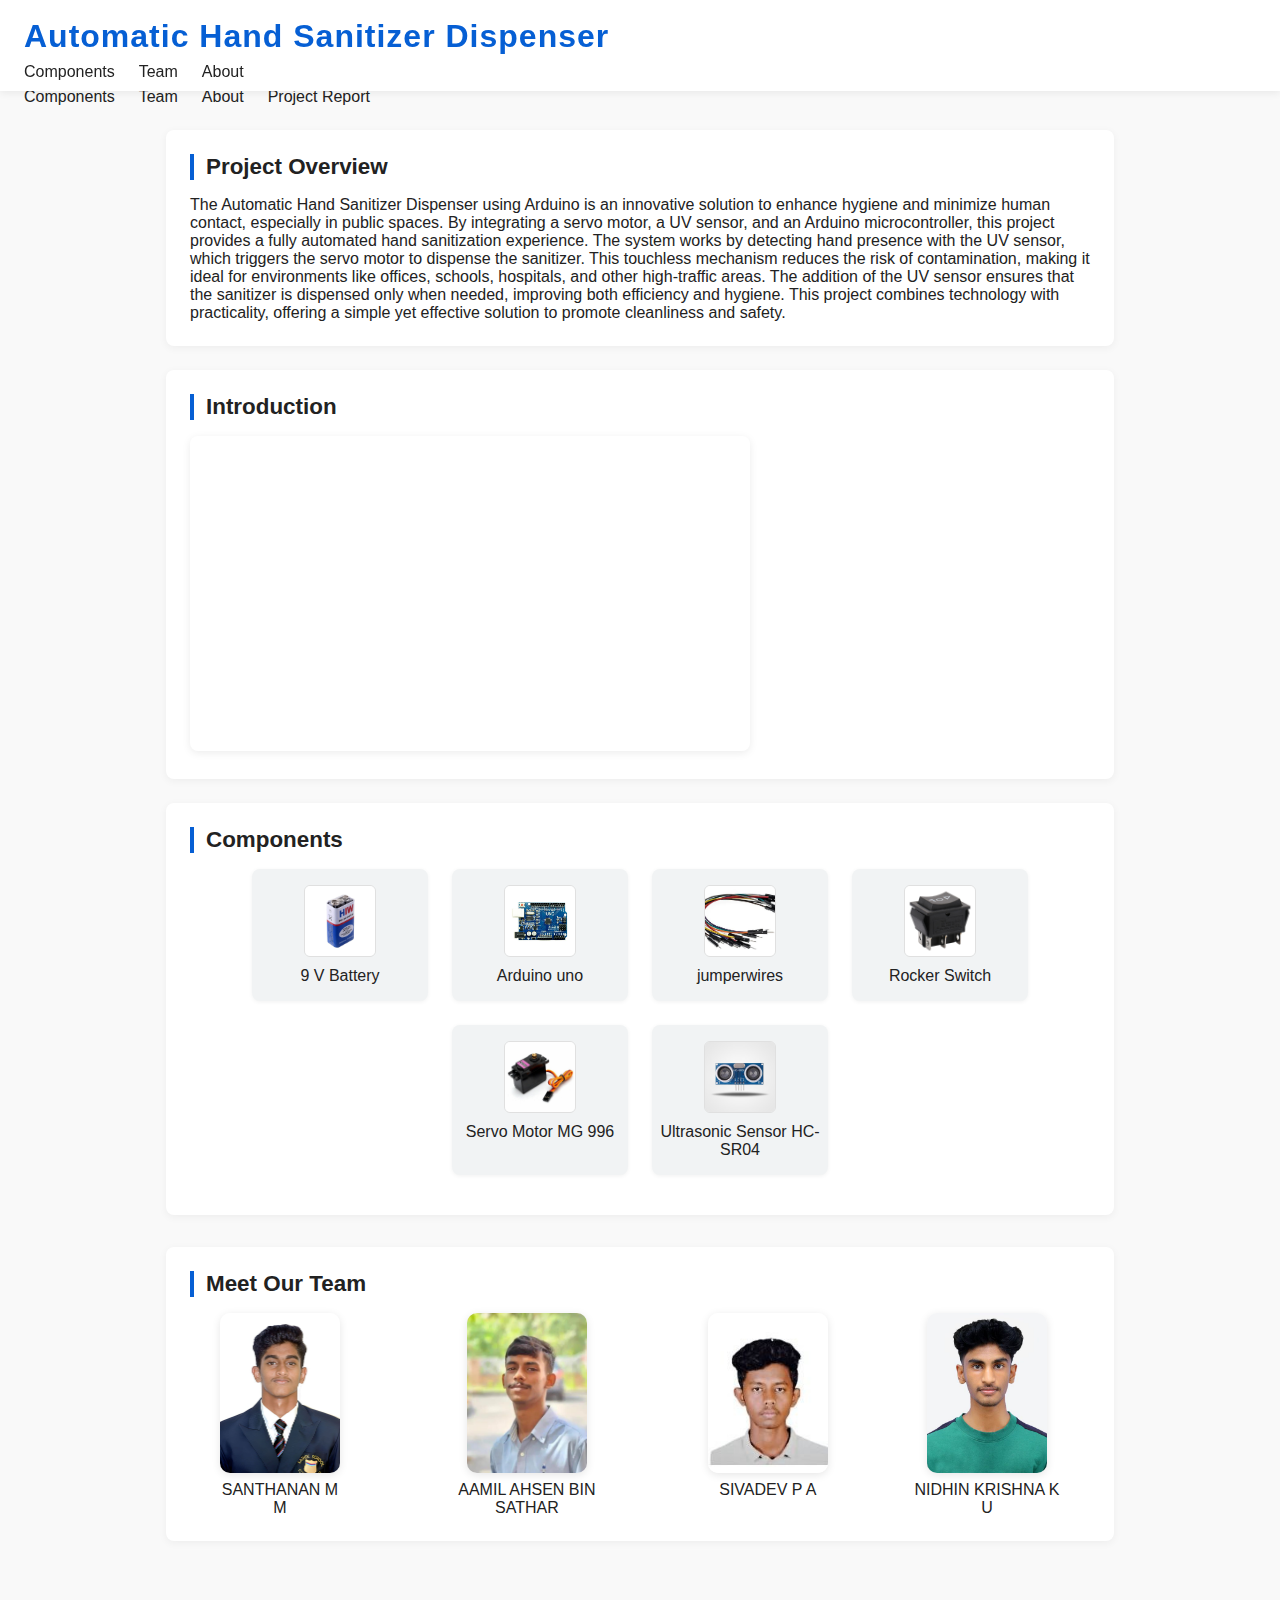
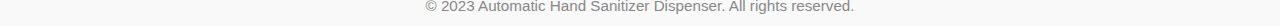
<file: index.html>
<!DOCTYPE html>
<html lang="en">
<head>
    <meta charset="UTF-8">
    <meta name="viewport" content="width=device-width, initial-scale=1.0">
    <title>Automatic Hand Sanitizer Dispenser</title>
    <link rel="stylesheet" href="css/styles.css">
    <link href="https://fonts.googleapis.com/css?family=Poppins:400,700&display=swap" rel="stylesheet">
</head>
<body>
    <header>
        <h1>Automatic Hand Sanitizer Dispenser</h1>
        <nav>
            <ul>
                <li><a href="#components">Components</a></li>
                <li><a href="#team-members">Team</a></li>
                <li><a href="#project-overview">About</a></li>
            </ul>
        </nav>
        <button class="menu-btn" aria-label="Menu">&#9776;</button>
    </header>

    <nav class="side-menu" id="sideMenu">
        <ul>
            <li><a href="#components" onclick="closeMenu()">Components</a></li>
            <li><a href="#team-members" onclick="closeMenu()">Team</a></li>
            <li><a href="#project-overview" onclick="closeMenu()">About</a></li>
            <li>
                <a href="assets/HANDSANITIZER.pdf" download onclick="closeMenu()">Project Report</a>
            </li>
        </ul>
    </nav>

    <section id="project-overview">
        <h2>Project Overview</h2>
        <p>
            The Automatic Hand Sanitizer Dispenser using Arduino is an innovative solution to enhance hygiene and minimize human contact, especially in public spaces. By integrating a servo motor, a UV sensor, and an Arduino microcontroller, this project provides a fully automated hand sanitization experience. The system works by detecting hand presence with the UV sensor, which triggers the servo motor to dispense the sanitizer. This touchless mechanism reduces the risk of contamination, making it ideal for environments like offices, schools, hospitals, and other high-traffic areas. The addition of the UV sensor ensures that the sanitizer is dispensed only when needed, improving both efficiency and hygiene. This project combines technology with practicality, offering a simple yet effective solution to promote cleanliness and safety.
        </p>
    </section>

    <section id="introduction">
        <h2>Introduction</h2>
        <iframe width="560" height="315" src="https://www.youtube.com/embed/yIPFubZesUI?si=JKyvjopHobX0N2Jv" title="YouTube video player" frameborder="0" allow="accelerometer; autoplay; clipboard-write; encrypted-media; gyroscope; picture-in-picture; web-share" referrerpolicy="strict-origin-when-cross-origin" allowfullscreen></iframe>
    </section>

    <section id="components">
        <h2>Components</h2>
        <div class="components-gallery">
            <a href="components/9v_battery.html" class="component-card">
                <img src="assets/9v_battery.jpg" alt="9V Battery">
                <p>9 V Battery</p>
            </a>
            <a href="components/arduino_uno.html" class="component-card">
                <img src="assets/arduino.jpg" alt="arduino_uno">
                <p>Arduino uno</p>
            </a>
            <a href="components/jumperwires.html" class="component-card">
                <img src="assets/jumperwire.jpg" alt="jumperwires">
                <p>jumperwires</p>
            </a>
            <a href="components/rockerswitch.html" class="component-card">
                <img src="assets/switch.jpg" alt="rockerswitch">
                <p>Rocker Switch</p>
            </a>
            <a href="components/servo_motor.html" class="component-card">
                <img src="assets/servomotor.jpg" alt="servo_motor">
                <p>Servo Motor MG 996</p>
            </a>
            <a href="components/uv_sensor.html" class="component-card">
                <img src="assets/uv_sensor.jpg" alt="uv_sensor">
                <p>Ultrasonic Sensor HC-SR04</p>
            </a>
        </div>
    </section>

    <section id="team-members">
        <h2>Meet Our Team</h2>
        <div class="team-members-list">
            <div class="team-member">
                <img src="assets/san.jpg" alt="Team Member 1">
                <p>SANTHANAN M M</p>
            </div>
            <div class="team-member">
                <img src="assets/sathar.jpg" alt="Team Member 2">
                <p>AAMIL AHSEN BIN SATHAR</p>
            </div>
            <div class="team-member">
                <img src="assets/shiva.jpg" alt="Team Member 3">
                <p>SIVADEV P A</p>
            </div>
            <div class="team-member">
                <img src="assets/nithin.jpg" alt="Team Member 4">
                <p>NIDHIN KRISHNA K U</p>
            </div>
        </div>
    </section>

    <footer>
        <p>&copy; 2023 Automatic Hand Sanitizer Dispenser. All rights reserved.</p>
    </footer>
    <script src="js/main.js"></script>
</body>
</html>
</file>
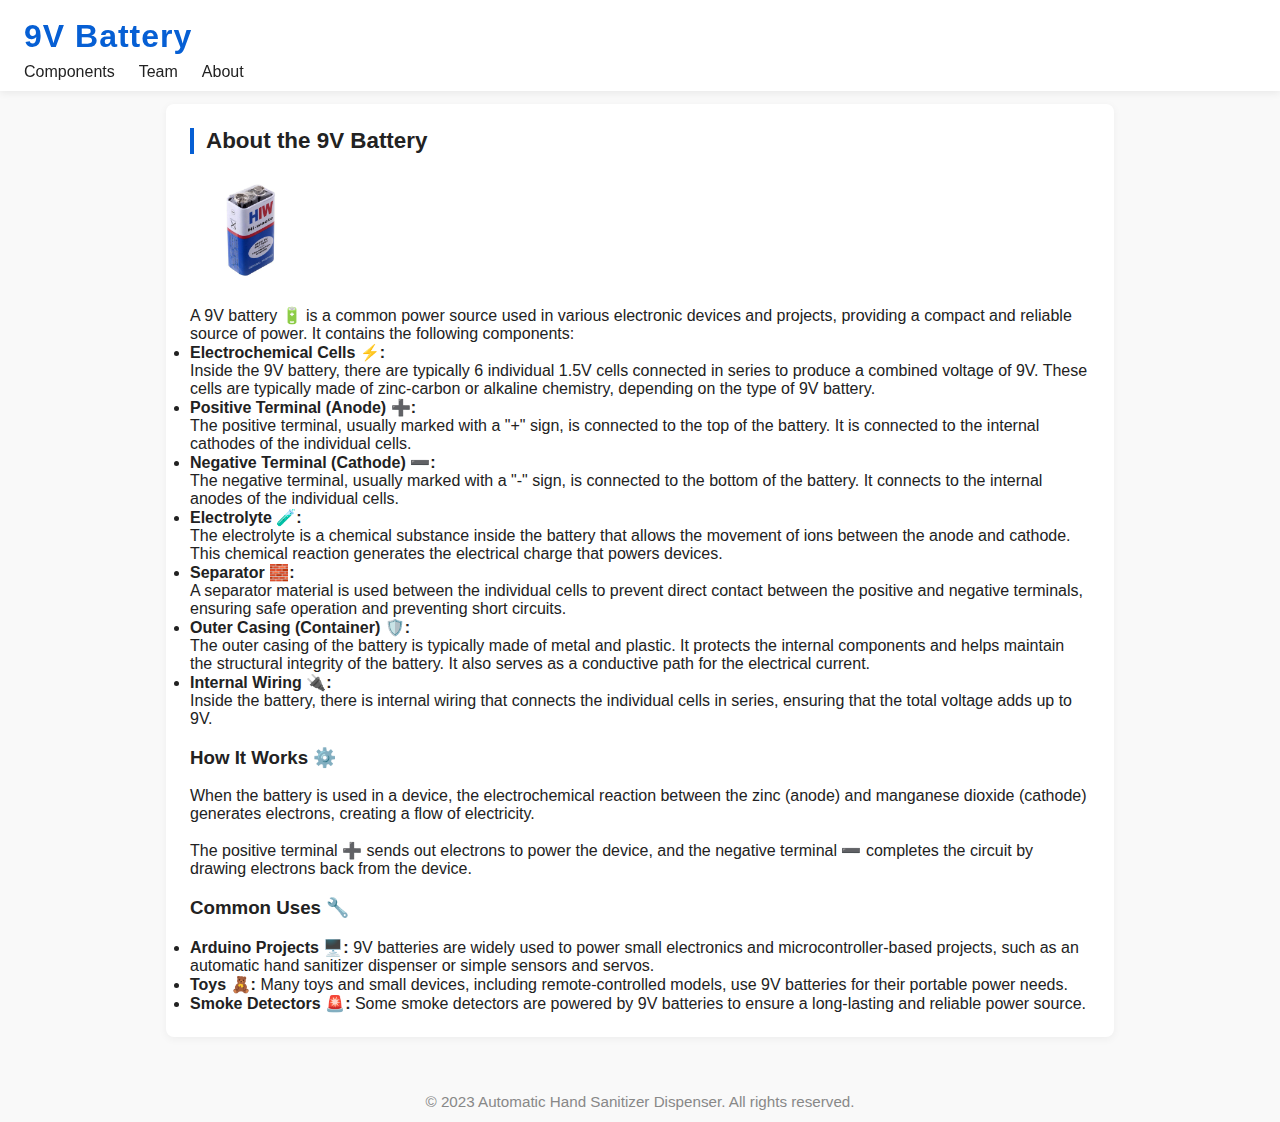
<file: components/9v_battery.html>
<!DOCTYPE html>
<html lang="en">
<head>
    <meta charset="UTF-8">
    <meta name="viewport" content="width=device-width, initial-scale=1.0">
    <title>9V Battery - Components</title>
    <link rel="stylesheet" href="../css/styles.css">
</head>
<body>
    <header>
        <h1>9V Battery</h1>
        <nav>
            <ul>
                <li><a href="../index.html#components">Components</a></li>
                <li><a href="../index.html#team-members">Team</a></li>
                <li><a href="../index.html#project-overview">About</a></li>
            </ul>
        </nav>
    </header>
    <main>
        <section>
            <h2>About the 9V Battery</h2>
            <img src="../assets/9v_battery.jpg" alt="9V Battery" style="width:120px;height:auto;display:block;margin:16px 0;">
            <p>A 9V battery 🔋 is a common power source used in various electronic devices and projects, providing a compact and reliable source of power. It contains the following components:</p>
            <ul>
                <li>
                    <strong>Electrochemical Cells ⚡:</strong>
                    <br>
                    Inside the 9V battery, there are typically 6 individual 1.5V cells connected in series to produce a combined voltage of 9V. These cells are typically made of zinc-carbon or alkaline chemistry, depending on the type of 9V battery.
                </li>
                <li>
                    <strong>Positive Terminal (Anode) ➕:</strong>
                    <br>
                    The positive terminal, usually marked with a "+" sign, is connected to the top of the battery. It is connected to the internal cathodes of the individual cells.
                </li>
                <li>
                    <strong>Negative Terminal (Cathode) ➖:</strong>
                    <br>
                    The negative terminal, usually marked with a "-" sign, is connected to the bottom of the battery. It connects to the internal anodes of the individual cells.
                </li>
                <li>
                    <strong>Electrolyte 🧪:</strong>
                    <br>
                    The electrolyte is a chemical substance inside the battery that allows the movement of ions between the anode and cathode. This chemical reaction generates the electrical charge that powers devices.
                </li>
                <li>
                    <strong>Separator 🧱:</strong>
                    <br>
                    A separator material is used between the individual cells to prevent direct contact between the positive and negative terminals, ensuring safe operation and preventing short circuits.
                </li>
                <li>
                    <strong>Outer Casing (Container) 🛡️:</strong>
                    <br>
                    The outer casing of the battery is typically made of metal and plastic. It protects the internal components and helps maintain the structural integrity of the battery. It also serves as a conductive path for the electrical current.
                </li>
                <li>
                    <strong>Internal Wiring 🔌:</strong>
                    <br>
                    Inside the battery, there is internal wiring that connects the individual cells in series, ensuring that the total voltage adds up to 9V.
                </li>
            </ul>
            <h3>How It Works ⚙️</h3>
            <p>
                When the battery is used in a device, the electrochemical reaction between the zinc (anode) and manganese dioxide (cathode) generates electrons, creating a flow of electricity.
                <br><br>
                The positive terminal ➕ sends out electrons to power the device, and the negative terminal ➖ completes the circuit by drawing electrons back from the device.
            </p>
            <h3>Common Uses 🔧</h3>
            <ul>
                <li><strong>Arduino Projects 🖥️:</strong> 9V batteries are widely used to power small electronics and microcontroller-based projects, such as an automatic hand sanitizer dispenser or simple sensors and servos.</li>
                <li><strong>Toys 🧸:</strong> Many toys and small devices, including remote-controlled models, use 9V batteries for their portable power needs.</li>
                <li><strong>Smoke Detectors 🚨:</strong> Some smoke detectors are powered by 9V batteries to ensure a long-lasting and reliable power source.</li>
            </ul>
        </section>
    </main>
    <footer>
        <p>&copy; 2023 Automatic Hand Sanitizer Dispenser. All rights reserved.</p>
    </footer>
</body>
</html>
</file>
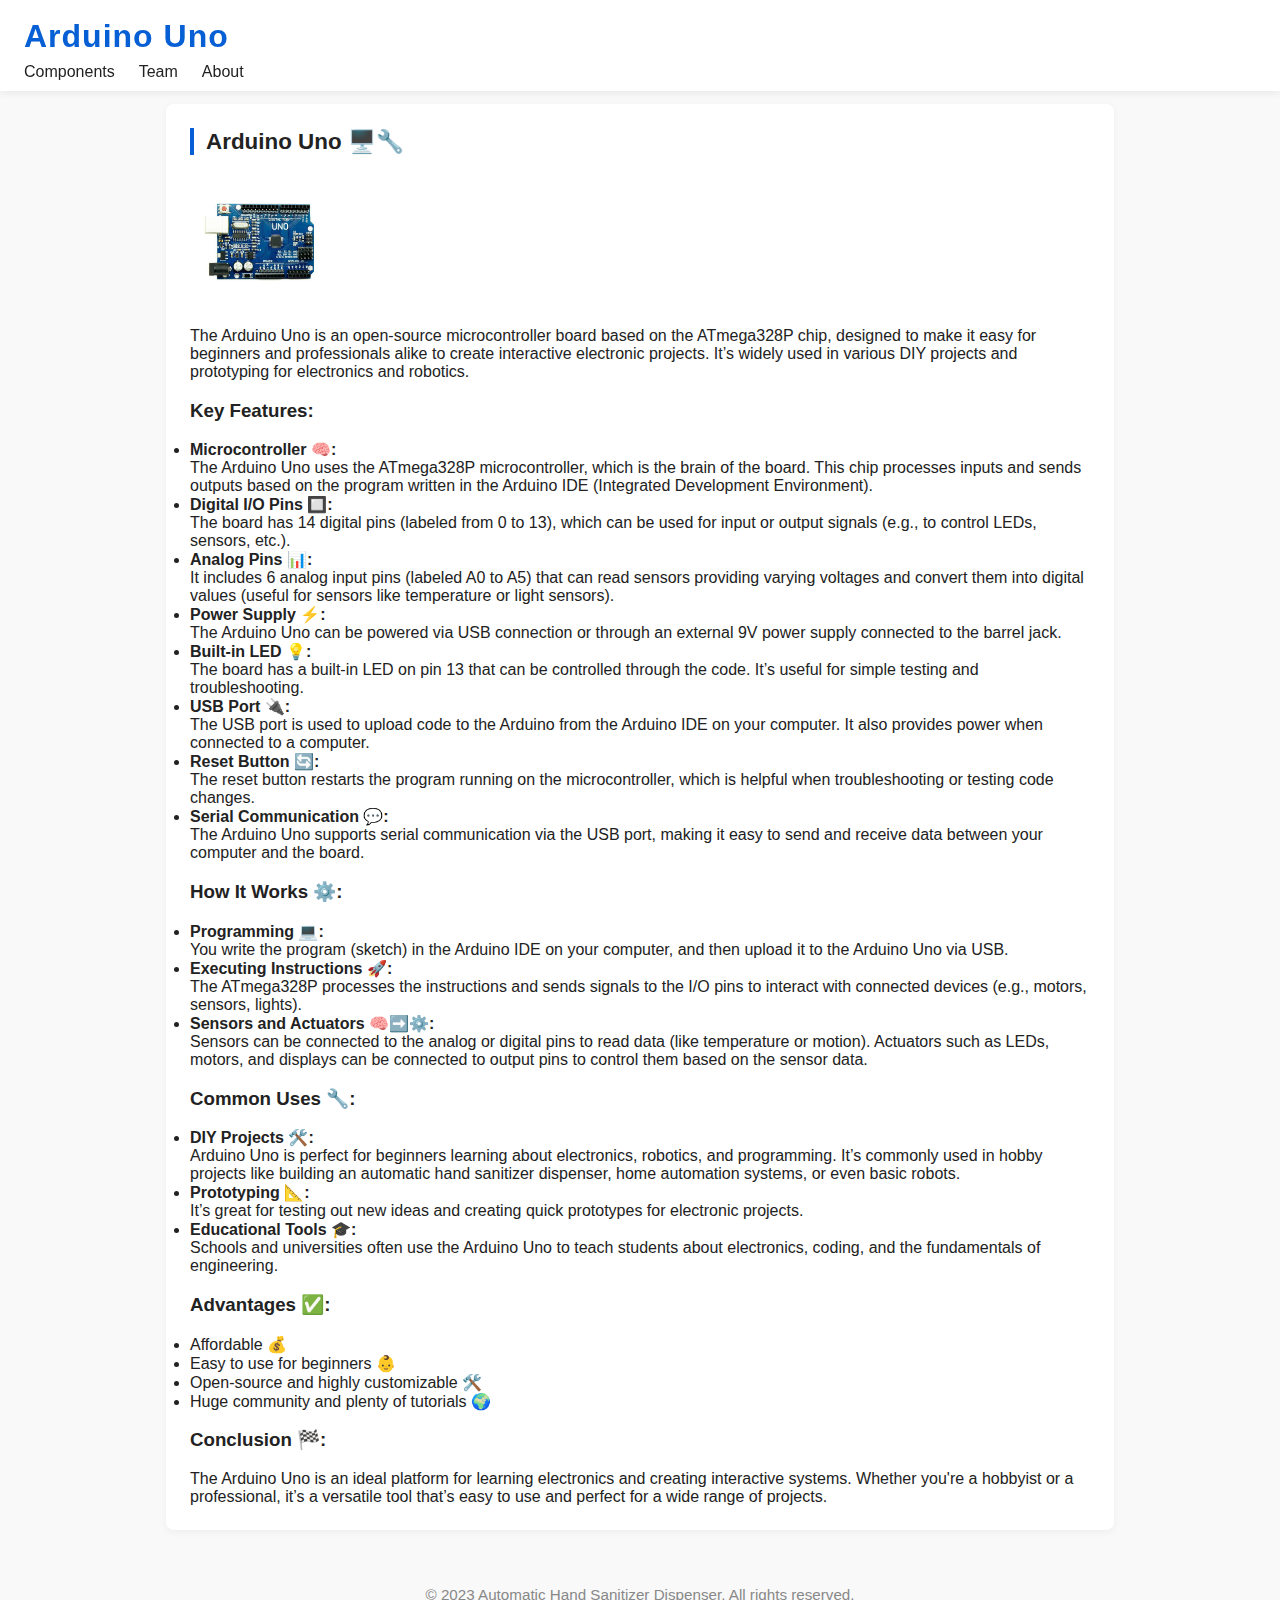
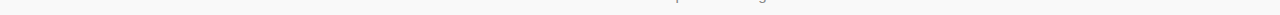
<file: components/arduino_uno.html>
<!DOCTYPE html>
<html lang="en">
<head>
    <meta charset="UTF-8">
    <meta name="viewport" content="width=device-width, initial-scale=1.0">
    <title>Arduino Uno - Components</title>
    <link rel="stylesheet" href="../css/styles.css">
</head>
<body>
    <header>
        <h1>Arduino Uno</h1>
        <nav>
            <ul>
                <li><a href="../index.html#components">Components</a></li>
                <li><a href="../index.html#team-members">Team</a></li>
                <li><a href="../index.html#project-overview">About</a></li>
            </ul>
        </nav>
    </header>
    <main>
        <section>
            <h2>Arduino Uno 🖥️🔧</h2>
            <img src="../assets/arduino.jpg" alt="Arduino Uno" style="width:140px;height:auto;display:block;margin:16px 0;">
            <p>
                The Arduino Uno is an open-source microcontroller board based on the ATmega328P chip, designed to make it easy for beginners and professionals alike to create interactive electronic projects. It’s widely used in various DIY projects and prototyping for electronics and robotics.
            </p>
            <h3>Key Features:</h3>
            <ul>
                <li>
                    <strong>Microcontroller 🧠:</strong><br>
                    The Arduino Uno uses the ATmega328P microcontroller, which is the brain of the board. This chip processes inputs and sends outputs based on the program written in the Arduino IDE (Integrated Development Environment).
                </li>
                <li>
                    <strong>Digital I/O Pins 🔲:</strong><br>
                    The board has 14 digital pins (labeled from 0 to 13), which can be used for input or output signals (e.g., to control LEDs, sensors, etc.).
                </li>
                <li>
                    <strong>Analog Pins 📊:</strong><br>
                    It includes 6 analog input pins (labeled A0 to A5) that can read sensors providing varying voltages and convert them into digital values (useful for sensors like temperature or light sensors).
                </li>
                <li>
                    <strong>Power Supply ⚡:</strong><br>
                    The Arduino Uno can be powered via USB connection or through an external 9V power supply connected to the barrel jack.
                </li>
                <li>
                    <strong>Built-in LED 💡:</strong><br>
                    The board has a built-in LED on pin 13 that can be controlled through the code. It’s useful for simple testing and troubleshooting.
                </li>
                <li>
                    <strong>USB Port 🔌:</strong><br>
                    The USB port is used to upload code to the Arduino from the Arduino IDE on your computer. It also provides power when connected to a computer.
                </li>
                <li>
                    <strong>Reset Button 🔄:</strong><br>
                    The reset button restarts the program running on the microcontroller, which is helpful when troubleshooting or testing code changes.
                </li>
                <li>
                    <strong>Serial Communication 💬:</strong><br>
                    The Arduino Uno supports serial communication via the USB port, making it easy to send and receive data between your computer and the board.
                </li>
            </ul>
            <h3>How It Works ⚙️:</h3>
            <ul>
                <li>
                    <strong>Programming 💻:</strong><br>
                    You write the program (sketch) in the Arduino IDE on your computer, and then upload it to the Arduino Uno via USB.
                </li>
                <li>
                    <strong>Executing Instructions 🚀:</strong><br>
                    The ATmega328P processes the instructions and sends signals to the I/O pins to interact with connected devices (e.g., motors, sensors, lights).
                </li>
                <li>
                    <strong>Sensors and Actuators 🧠➡️⚙️:</strong><br>
                    Sensors can be connected to the analog or digital pins to read data (like temperature or motion). Actuators such as LEDs, motors, and displays can be connected to output pins to control them based on the sensor data.
                </li>
            </ul>
            <h3>Common Uses 🔧:</h3>
            <ul>
                <li>
                    <strong>DIY Projects 🛠️:</strong><br>
                    Arduino Uno is perfect for beginners learning about electronics, robotics, and programming. It’s commonly used in hobby projects like building an automatic hand sanitizer dispenser, home automation systems, or even basic robots.
                </li>
                <li>
                    <strong>Prototyping 📐:</strong><br>
                    It’s great for testing out new ideas and creating quick prototypes for electronic projects.
                </li>
                <li>
                    <strong>Educational Tools 🎓:</strong><br>
                    Schools and universities often use the Arduino Uno to teach students about electronics, coding, and the fundamentals of engineering.
                </li>
            </ul>
            <h3>Advantages ✅:</h3>
            <ul>
                <li>Affordable 💰</li>
                <li>Easy to use for beginners 👶</li>
                <li>Open-source and highly customizable 🛠️</li>
                <li>Huge community and plenty of tutorials 🌍</li>
            </ul>
            <h3>Conclusion 🏁:</h3>
            <p>
                The Arduino Uno is an ideal platform for learning electronics and creating interactive systems. Whether you're a hobbyist or a professional, it’s a versatile tool that’s easy to use and perfect for a wide range of projects.
            </p>
        </section>
    </main>
    <footer>
        <p>&copy; 2023 Automatic Hand Sanitizer Dispenser. All rights reserved.</p>
    </footer>
</body>
</html>
</file>
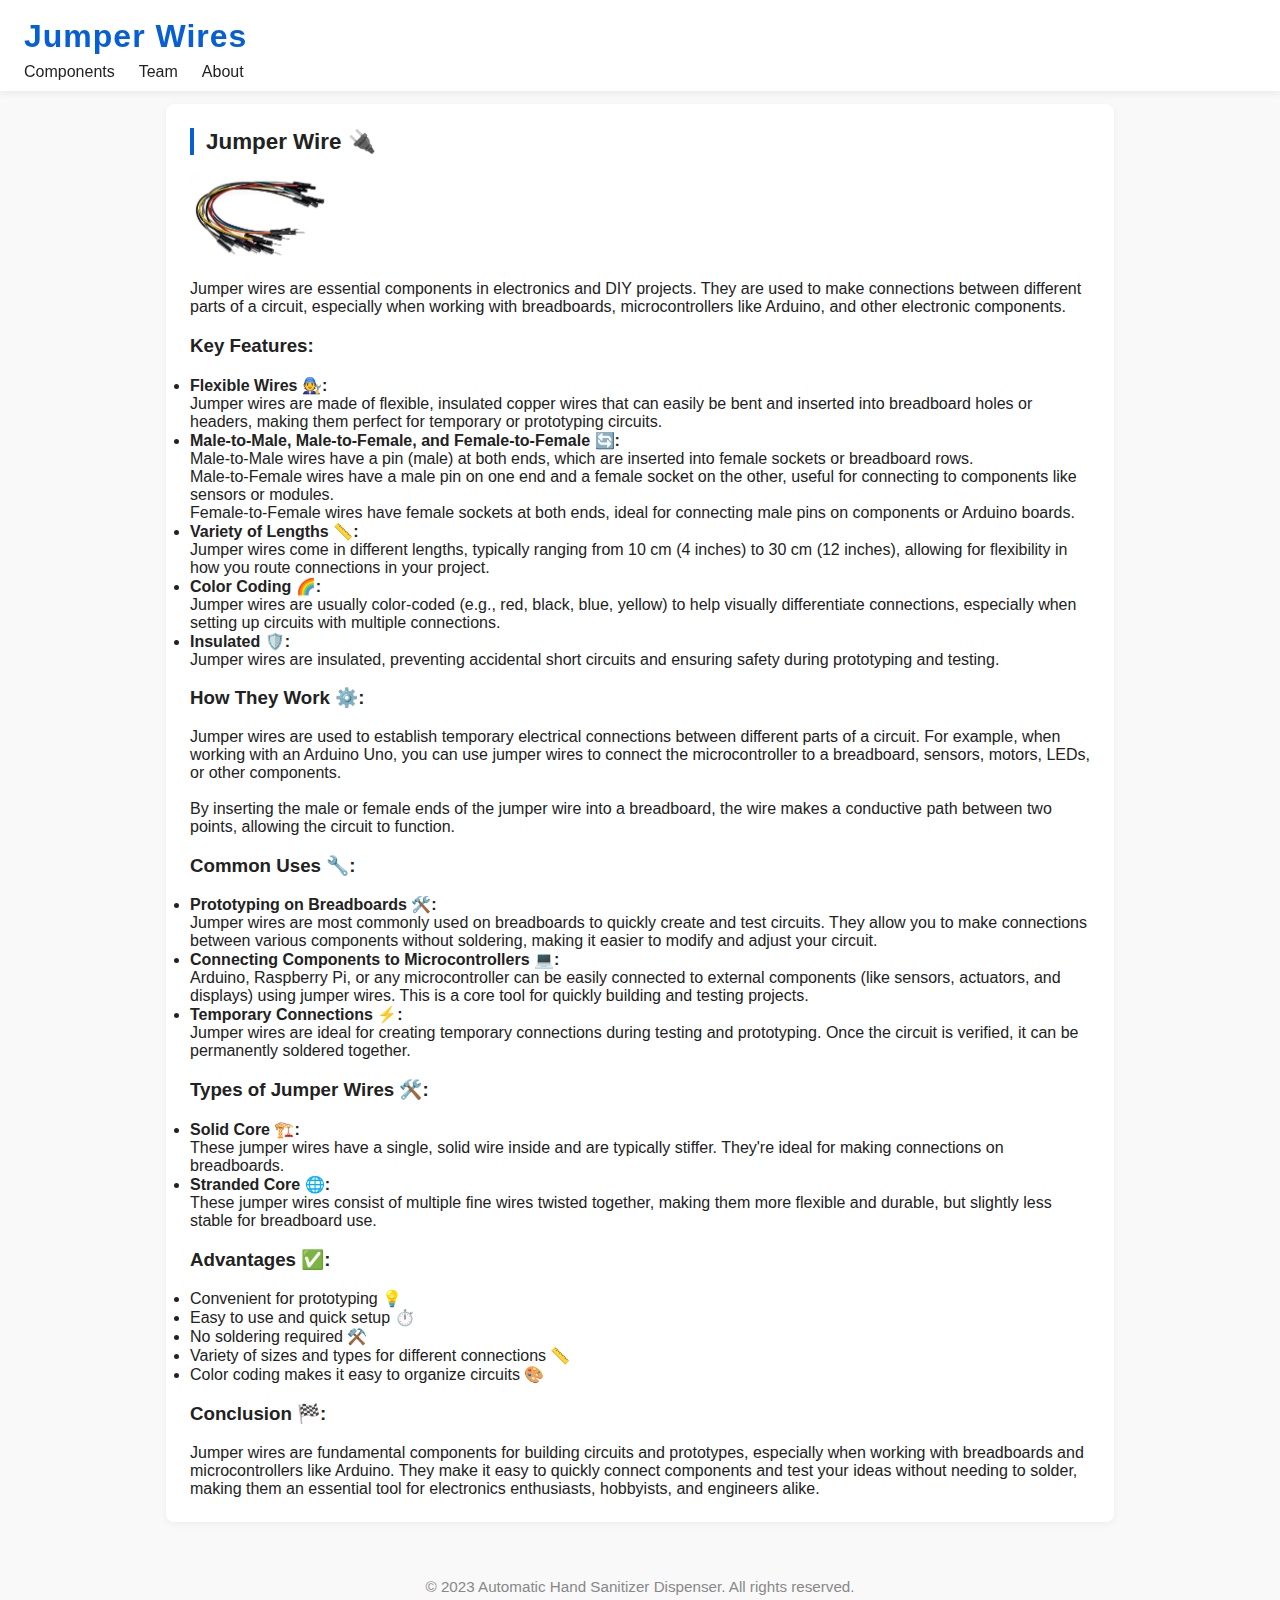
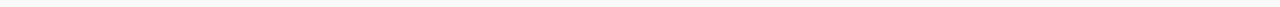
<file: components/jumperwires.html>
<!DOCTYPE html>
<html lang="en">
<head>
    <meta charset="UTF-8">
    <meta name="viewport" content="width=device-width, initial-scale=1.0">
    <title>Jumper Wires - Components</title>
    <link rel="stylesheet" href="../css/styles.css">
</head>
<body>
    <header>
        <h1>Jumper Wires</h1>
        <nav>
            <ul>
                <li><a href="../index.html#components">Components</a></li>
                <li><a href="../index.html#team-members">Team</a></li>
                <li><a href="../index.html#project-overview">About</a></li>
            </ul>
        </nav>
    </header>
    <main>
        <section>
            <h2>Jumper Wire 🔌</h2>
            <img src="../assets/jumperwire.jpg" alt="Jumper Wires" style="width:140px;height:auto;display:block;margin:16px 0;">
            <p>
                Jumper wires are essential components in electronics and DIY projects. They are used to make connections between different parts of a circuit, especially when working with breadboards, microcontrollers like Arduino, and other electronic components.
            </p>
            <h3>Key Features:</h3>
            <ul>
                <li>
                    <strong>Flexible Wires 🧑‍🔧:</strong><br>
                    Jumper wires are made of flexible, insulated copper wires that can easily be bent and inserted into breadboard holes or headers, making them perfect for temporary or prototyping circuits.
                </li>
                <li>
                    <strong>Male-to-Male, Male-to-Female, and Female-to-Female 🔄:</strong><br>
                    Male-to-Male wires have a pin (male) at both ends, which are inserted into female sockets or breadboard rows.<br>
                    Male-to-Female wires have a male pin on one end and a female socket on the other, useful for connecting to components like sensors or modules.<br>
                    Female-to-Female wires have female sockets at both ends, ideal for connecting male pins on components or Arduino boards.
                </li>
                <li>
                    <strong>Variety of Lengths 📏:</strong><br>
                    Jumper wires come in different lengths, typically ranging from 10 cm (4 inches) to 30 cm (12 inches), allowing for flexibility in how you route connections in your project.
                </li>
                <li>
                    <strong>Color Coding 🌈:</strong><br>
                    Jumper wires are usually color-coded (e.g., red, black, blue, yellow) to help visually differentiate connections, especially when setting up circuits with multiple connections.
                </li>
                <li>
                    <strong>Insulated 🛡️:</strong><br>
                    Jumper wires are insulated, preventing accidental short circuits and ensuring safety during prototyping and testing.
                </li>
            </ul>
            <h3>How They Work ⚙️:</h3>
            <p>
                Jumper wires are used to establish temporary electrical connections between different parts of a circuit. For example, when working with an Arduino Uno, you can use jumper wires to connect the microcontroller to a breadboard, sensors, motors, LEDs, or other components.<br><br>
                By inserting the male or female ends of the jumper wire into a breadboard, the wire makes a conductive path between two points, allowing the circuit to function.
            </p>
            <h3>Common Uses 🔧:</h3>
            <ul>
                <li>
                    <strong>Prototyping on Breadboards 🛠️:</strong><br>
                    Jumper wires are most commonly used on breadboards to quickly create and test circuits. They allow you to make connections between various components without soldering, making it easier to modify and adjust your circuit.
                </li>
                <li>
                    <strong>Connecting Components to Microcontrollers 💻:</strong><br>
                    Arduino, Raspberry Pi, or any microcontroller can be easily connected to external components (like sensors, actuators, and displays) using jumper wires. This is a core tool for quickly building and testing projects.
                </li>
                <li>
                    <strong>Temporary Connections ⚡:</strong><br>
                    Jumper wires are ideal for creating temporary connections during testing and prototyping. Once the circuit is verified, it can be permanently soldered together.
                </li>
            </ul>
            <h3>Types of Jumper Wires 🛠️:</h3>
            <ul>
                <li>
                    <strong>Solid Core 🏗️:</strong><br>
                    These jumper wires have a single, solid wire inside and are typically stiffer. They're ideal for making connections on breadboards.
                </li>
                <li>
                    <strong>Stranded Core 🌐:</strong><br>
                    These jumper wires consist of multiple fine wires twisted together, making them more flexible and durable, but slightly less stable for breadboard use.
                </li>
            </ul>
            <h3>Advantages ✅:</h3>
            <ul>
                <li>Convenient for prototyping 💡</li>
                <li>Easy to use and quick setup ⏱️</li>
                <li>No soldering required ⚒️</li>
                <li>Variety of sizes and types for different connections 📏</li>
                <li>Color coding makes it easy to organize circuits 🎨</li>
            </ul>
            <h3>Conclusion 🏁:</h3>
            <p>
                Jumper wires are fundamental components for building circuits and prototypes, especially when working with breadboards and microcontrollers like Arduino. They make it easy to quickly connect components and test your ideas without needing to solder, making them an essential tool for electronics enthusiasts, hobbyists, and engineers alike.
            </p>
        </section>
    </main>
    <footer>
        <p>&copy; 2023 Automatic Hand Sanitizer Dispenser. All rights reserved.</p>
    </footer>
</body>
</html>
</file>
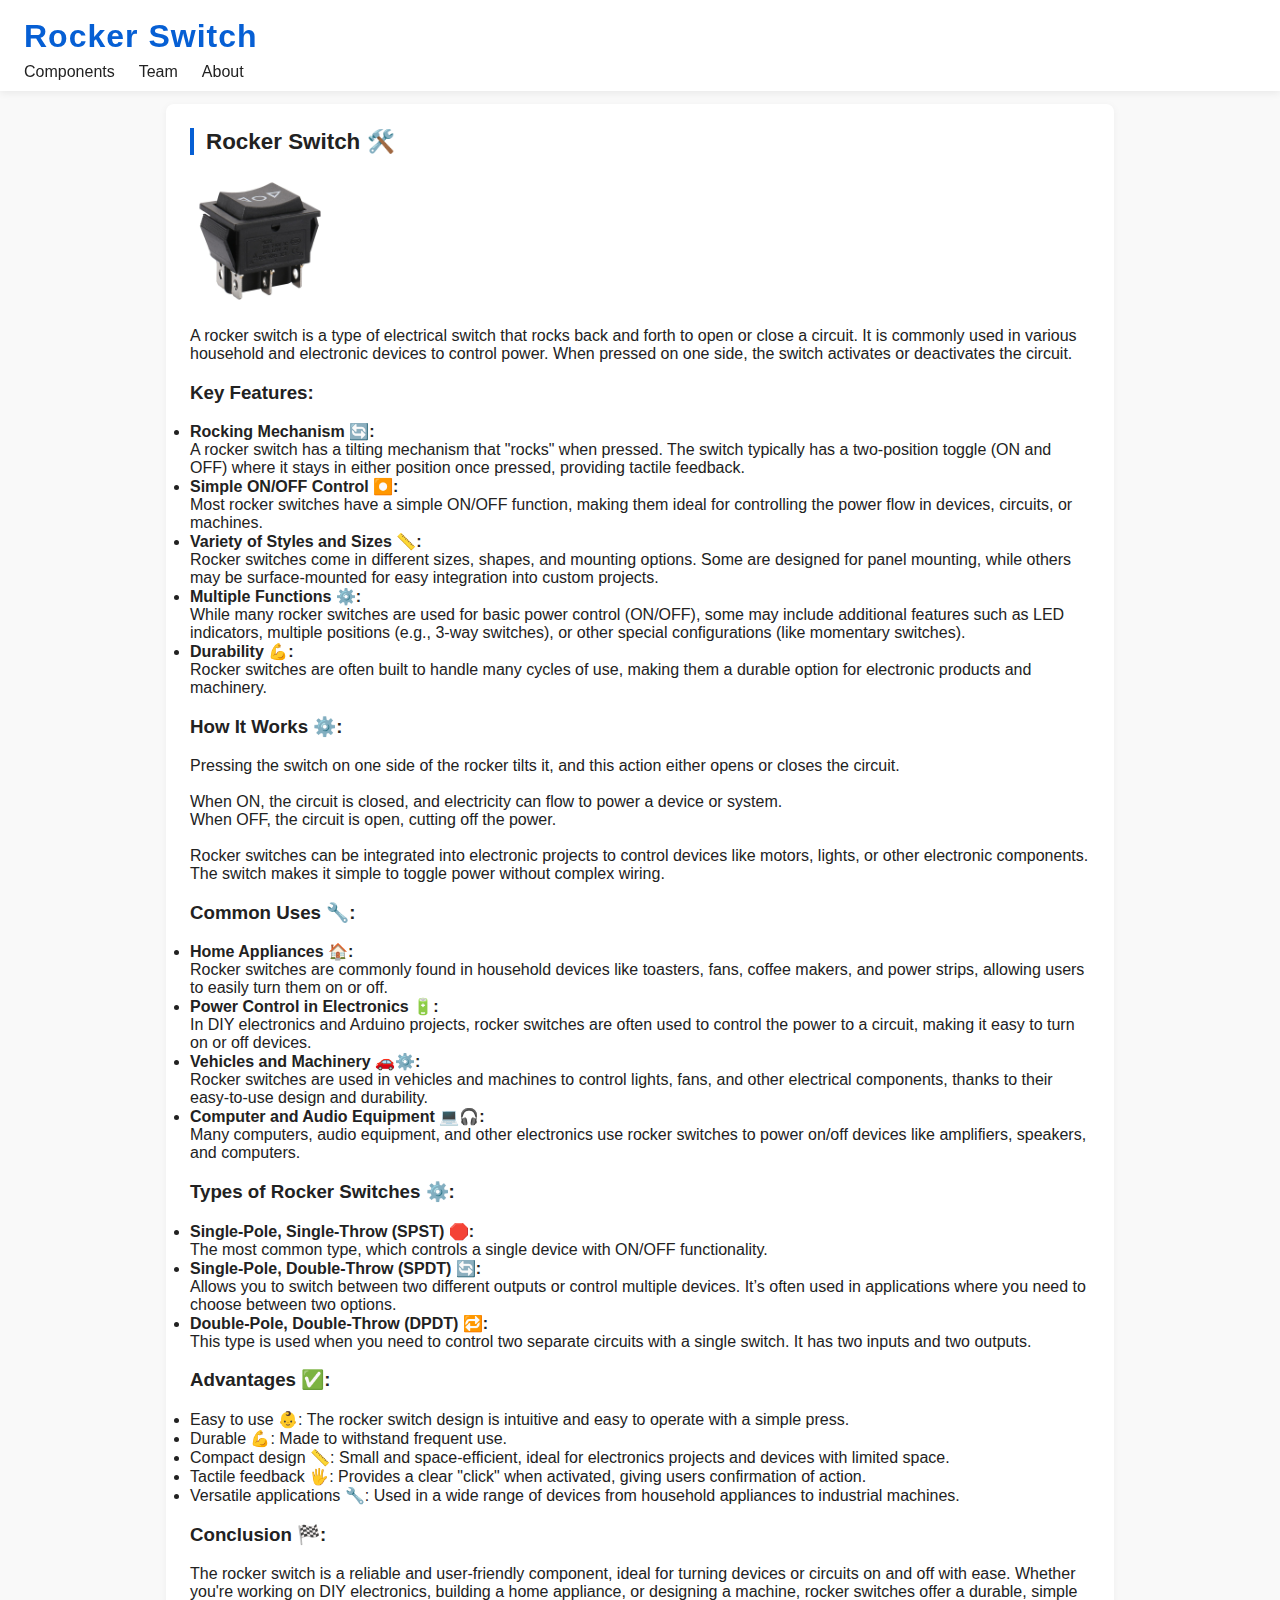
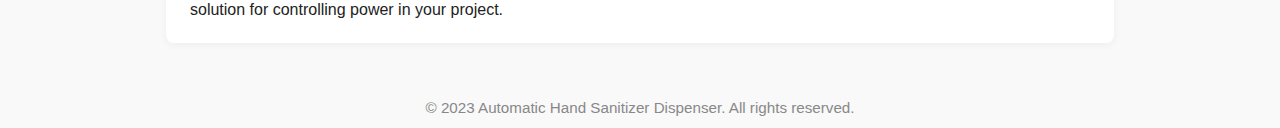
<file: components/rockerswitch.html>
<!DOCTYPE html>
<html lang="en">
<head>
    <meta charset="UTF-8">
    <meta name="viewport" content="width=device-width, initial-scale=1.0">
    <title>Rocker Switch - Components</title>
    <link rel="stylesheet" href="../css/styles.css">
</head>
<body>
    <header>
        <h1>Rocker Switch</h1>
        <nav>
            <ul>
                <li><a href="../index.html#components">Components</a></li>
                <li><a href="../index.html#team-members">Team</a></li>
                <li><a href="../index.html#project-overview">About</a></li>
            </ul>
        </nav>
    </header>
    <main>
        <section>
            <h2>Rocker Switch 🛠️</h2>
            <img src="../assets/switch.jpg" alt="Rocker Switch" style="width:140px;height:auto;display:block;margin:16px 0;">
            <p>
                A rocker switch is a type of electrical switch that rocks back and forth to open or close a circuit. It is commonly used in various household and electronic devices to control power. When pressed on one side, the switch activates or deactivates the circuit.
            </p>
            <h3>Key Features:</h3>
            <ul>
                <li>
                    <strong>Rocking Mechanism 🔄:</strong><br>
                    A rocker switch has a tilting mechanism that "rocks" when pressed. The switch typically has a two-position toggle (ON and OFF) where it stays in either position once pressed, providing tactile feedback.
                </li>
                <li>
                    <strong>Simple ON/OFF Control ⏺️:</strong><br>
                    Most rocker switches have a simple ON/OFF function, making them ideal for controlling the power flow in devices, circuits, or machines.
                </li>
                <li>
                    <strong>Variety of Styles and Sizes 📏:</strong><br>
                    Rocker switches come in different sizes, shapes, and mounting options. Some are designed for panel mounting, while others may be surface-mounted for easy integration into custom projects.
                </li>
                <li>
                    <strong>Multiple Functions ⚙️:</strong><br>
                    While many rocker switches are used for basic power control (ON/OFF), some may include additional features such as LED indicators, multiple positions (e.g., 3-way switches), or other special configurations (like momentary switches).
                </li>
                <li>
                    <strong>Durability 💪:</strong><br>
                    Rocker switches are often built to handle many cycles of use, making them a durable option for electronic products and machinery.
                </li>
            </ul>
            <h3>How It Works ⚙️:</h3>
            <p>
                Pressing the switch on one side of the rocker tilts it, and this action either opens or closes the circuit.<br><br>
                When ON, the circuit is closed, and electricity can flow to power a device or system.<br>
                When OFF, the circuit is open, cutting off the power.<br><br>
                Rocker switches can be integrated into electronic projects to control devices like motors, lights, or other electronic components. The switch makes it simple to toggle power without complex wiring.
            </p>
            <h3>Common Uses 🔧:</h3>
            <ul>
                <li>
                    <strong>Home Appliances 🏠:</strong><br>
                    Rocker switches are commonly found in household devices like toasters, fans, coffee makers, and power strips, allowing users to easily turn them on or off.
                </li>
                <li>
                    <strong>Power Control in Electronics 🔋:</strong><br>
                    In DIY electronics and Arduino projects, rocker switches are often used to control the power to a circuit, making it easy to turn on or off devices.
                </li>
                <li>
                    <strong>Vehicles and Machinery 🚗⚙️:</strong><br>
                    Rocker switches are used in vehicles and machines to control lights, fans, and other electrical components, thanks to their easy-to-use design and durability.
                </li>
                <li>
                    <strong>Computer and Audio Equipment 💻🎧:</strong><br>
                    Many computers, audio equipment, and other electronics use rocker switches to power on/off devices like amplifiers, speakers, and computers.
                </li>
            </ul>
            <h3>Types of Rocker Switches ⚙️:</h3>
            <ul>
                <li>
                    <strong>Single-Pole, Single-Throw (SPST) 🛑:</strong><br>
                    The most common type, which controls a single device with ON/OFF functionality.
                </li>
                <li>
                    <strong>Single-Pole, Double-Throw (SPDT) 🔄:</strong><br>
                    Allows you to switch between two different outputs or control multiple devices. It’s often used in applications where you need to choose between two options.
                </li>
                <li>
                    <strong>Double-Pole, Double-Throw (DPDT) 🔁:</strong><br>
                    This type is used when you need to control two separate circuits with a single switch. It has two inputs and two outputs.
                </li>
            </ul>
            <h3>Advantages ✅:</h3>
            <ul>
                <li>Easy to use 👶: The rocker switch design is intuitive and easy to operate with a simple press.</li>
                <li>Durable 💪: Made to withstand frequent use.</li>
                <li>Compact design 📏: Small and space-efficient, ideal for electronics projects and devices with limited space.</li>
                <li>Tactile feedback 🖐️: Provides a clear "click" when activated, giving users confirmation of action.</li>
                <li>Versatile applications 🔧: Used in a wide range of devices from household appliances to industrial machines.</li>
            </ul>
            <h3>Conclusion 🏁:</h3>
            <p>
                The rocker switch is a reliable and user-friendly component, ideal for turning devices or circuits on and off with ease. Whether you're working on DIY electronics, building a home appliance, or designing a machine, rocker switches offer a durable, simple solution for controlling power in your project.
            </p>
        </section>
    </main>
    <footer>
        <p>&copy; 2023 Automatic Hand Sanitizer Dispenser. All rights reserved.</p>
    </footer>
</body>
</html>
</file>
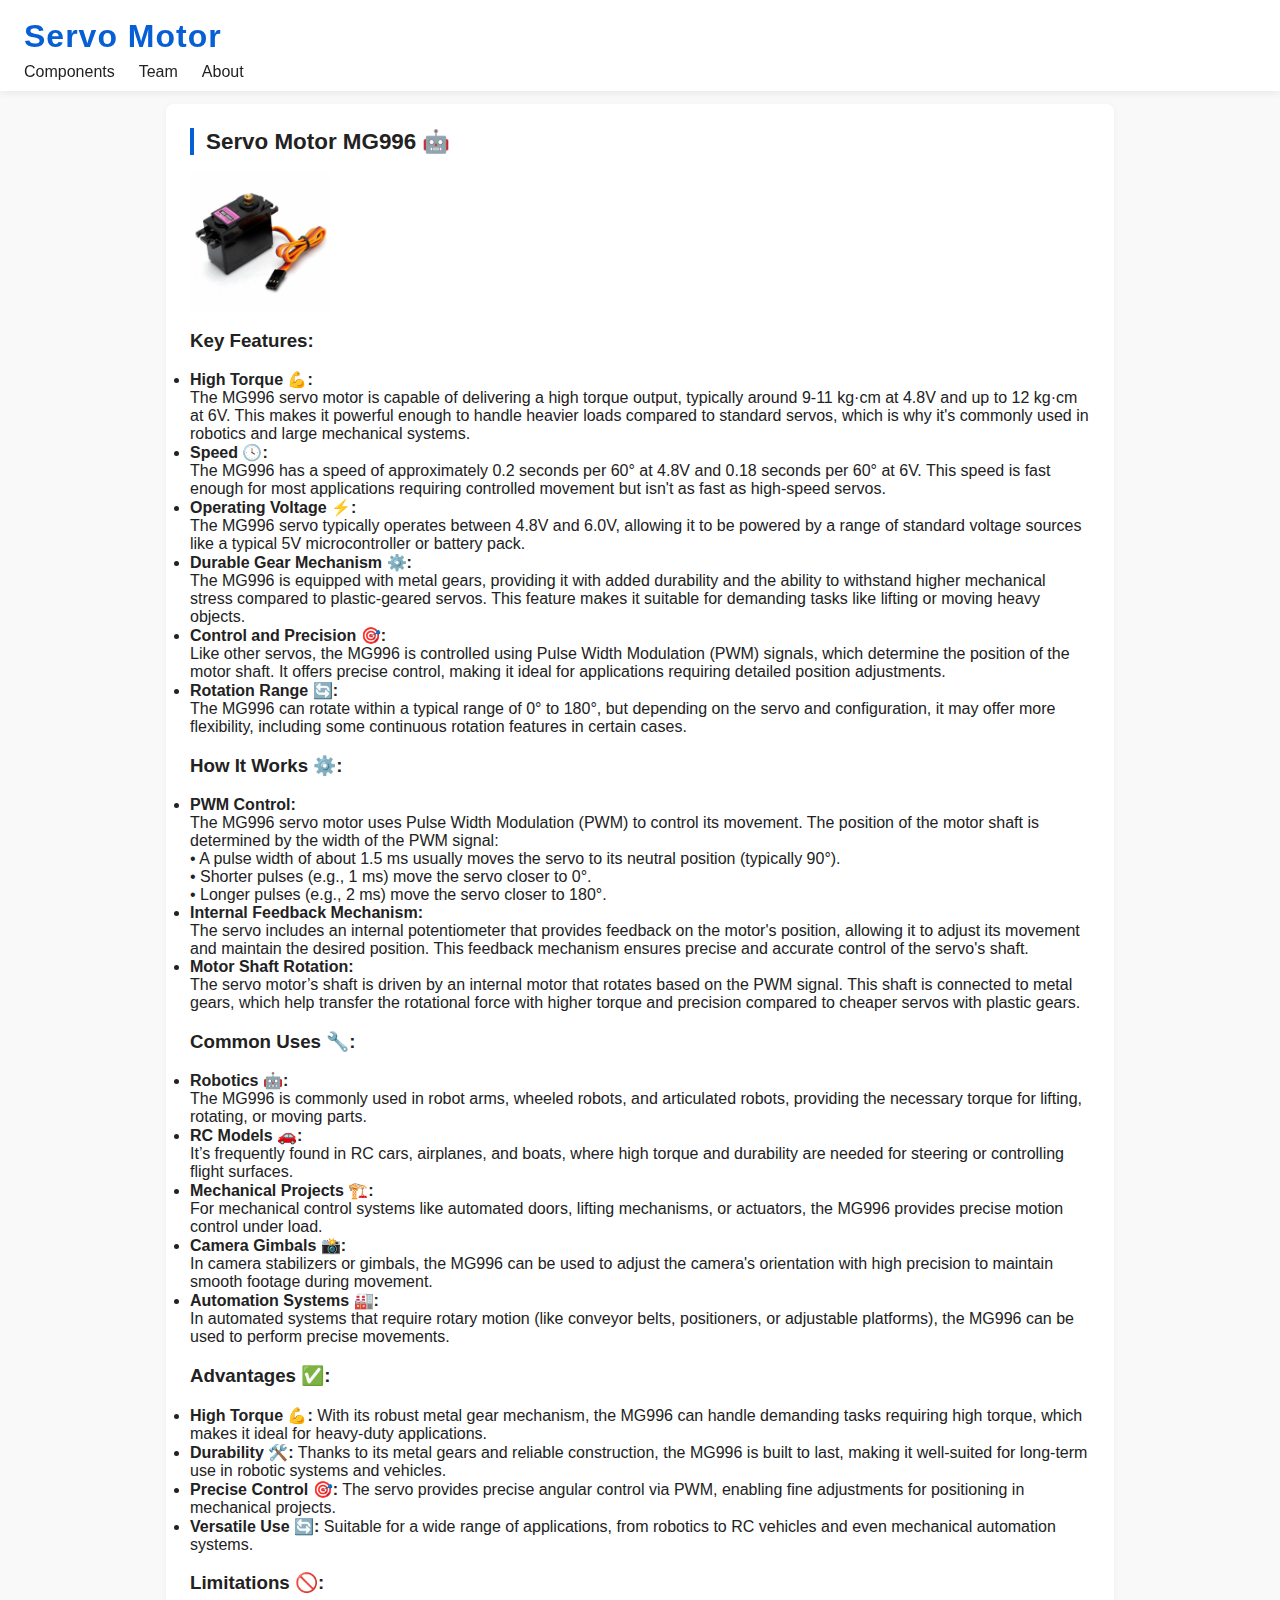
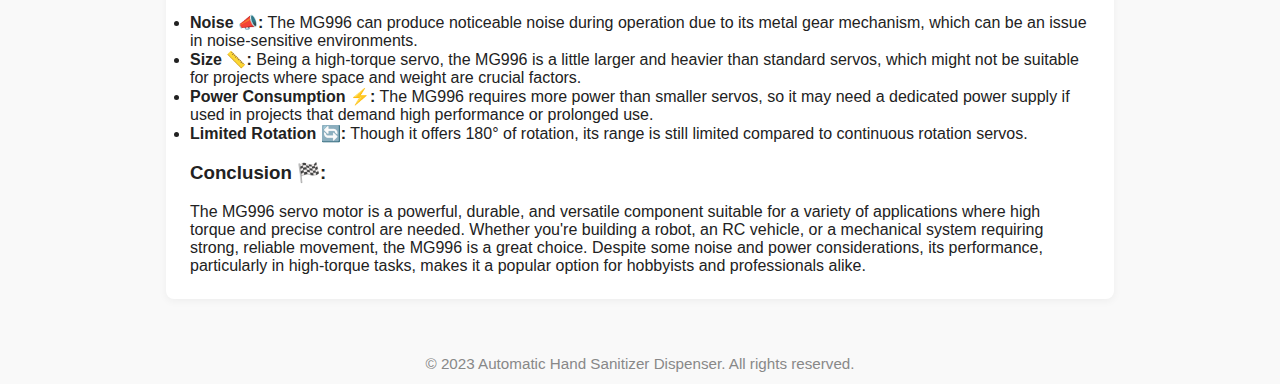
<file: components/servo_motor.html>
<!DOCTYPE html>
<html lang="en">
<head>
    <meta charset="UTF-8">
    <meta name="viewport" content="width=device-width, initial-scale=1.0">
    <title>Servo Motor - Components</title>
    <link rel="stylesheet" href="../css/styles.css">
</head>
<body>
    <header>
        <h1>Servo Motor</h1>
        <nav>
            <ul>
                <li><a href="../index.html#components">Components</a></li>
                <li><a href="../index.html#team-members">Team</a></li>
                <li><a href="../index.html#project-overview">About</a></li>
            </ul>
        </nav>
    </header>
    <main>
        <section>
            <h2>Servo Motor MG996 🤖</h2>
            <img src="../assets/servomotor.jpg" alt="Servo Motor MG996" style="width:140px;height:auto;display:block;margin:16px 0;">
            <h3>Key Features:</h3>
            <ul>
                <li>
                    <strong>High Torque 💪:</strong><br>
                    The MG996 servo motor is capable of delivering a high torque output, typically around 9-11 kg·cm at 4.8V and up to 12 kg·cm at 6V. This makes it powerful enough to handle heavier loads compared to standard servos, which is why it's commonly used in robotics and large mechanical systems.
                </li>
                <li>
                    <strong>Speed 🕓:</strong><br>
                    The MG996 has a speed of approximately 0.2 seconds per 60° at 4.8V and 0.18 seconds per 60° at 6V. This speed is fast enough for most applications requiring controlled movement but isn't as fast as high-speed servos.
                </li>
                <li>
                    <strong>Operating Voltage ⚡:</strong><br>
                    The MG996 servo typically operates between 4.8V and 6.0V, allowing it to be powered by a range of standard voltage sources like a typical 5V microcontroller or battery pack.
                </li>
                <li>
                    <strong>Durable Gear Mechanism ⚙️:</strong><br>
                    The MG996 is equipped with metal gears, providing it with added durability and the ability to withstand higher mechanical stress compared to plastic-geared servos. This feature makes it suitable for demanding tasks like lifting or moving heavy objects.
                </li>
                <li>
                    <strong>Control and Precision 🎯:</strong><br>
                    Like other servos, the MG996 is controlled using Pulse Width Modulation (PWM) signals, which determine the position of the motor shaft. It offers precise control, making it ideal for applications requiring detailed position adjustments.
                </li>
                <li>
                    <strong>Rotation Range 🔄:</strong><br>
                    The MG996 can rotate within a typical range of 0° to 180°, but depending on the servo and configuration, it may offer more flexibility, including some continuous rotation features in certain cases.
                </li>
            </ul>
            <h3>How It Works ⚙️:</h3>
            <ul>
                <li>
                    <strong>PWM Control:</strong><br>
                    The MG996 servo motor uses Pulse Width Modulation (PWM) to control its movement. The position of the motor shaft is determined by the width of the PWM signal:<br>
                    &bull; A pulse width of about 1.5 ms usually moves the servo to its neutral position (typically 90°).<br>
                    &bull; Shorter pulses (e.g., 1 ms) move the servo closer to 0°.<br>
                    &bull; Longer pulses (e.g., 2 ms) move the servo closer to 180°.
                </li>
                <li>
                    <strong>Internal Feedback Mechanism:</strong><br>
                    The servo includes an internal potentiometer that provides feedback on the motor's position, allowing it to adjust its movement and maintain the desired position. This feedback mechanism ensures precise and accurate control of the servo's shaft.
                </li>
                <li>
                    <strong>Motor Shaft Rotation:</strong><br>
                    The servo motor’s shaft is driven by an internal motor that rotates based on the PWM signal. This shaft is connected to metal gears, which help transfer the rotational force with higher torque and precision compared to cheaper servos with plastic gears.
                </li>
            </ul>
            <h3>Common Uses 🔧:</h3>
            <ul>
                <li>
                    <strong>Robotics 🤖:</strong><br>
                    The MG996 is commonly used in robot arms, wheeled robots, and articulated robots, providing the necessary torque for lifting, rotating, or moving parts.
                </li>
                <li>
                    <strong>RC Models 🚗:</strong><br>
                    It’s frequently found in RC cars, airplanes, and boats, where high torque and durability are needed for steering or controlling flight surfaces.
                </li>
                <li>
                    <strong>Mechanical Projects 🏗️:</strong><br>
                    For mechanical control systems like automated doors, lifting mechanisms, or actuators, the MG996 provides precise motion control under load.
                </li>
                <li>
                    <strong>Camera Gimbals 📸:</strong><br>
                    In camera stabilizers or gimbals, the MG996 can be used to adjust the camera's orientation with high precision to maintain smooth footage during movement.
                </li>
                <li>
                    <strong>Automation Systems 🏭:</strong><br>
                    In automated systems that require rotary motion (like conveyor belts, positioners, or adjustable platforms), the MG996 can be used to perform precise movements.
                </li>
            </ul>
            <h3>Advantages ✅:</h3>
            <ul>
                <li><strong>High Torque 💪:</strong> With its robust metal gear mechanism, the MG996 can handle demanding tasks requiring high torque, which makes it ideal for heavy-duty applications.</li>
                <li><strong>Durability 🛠️:</strong> Thanks to its metal gears and reliable construction, the MG996 is built to last, making it well-suited for long-term use in robotic systems and vehicles.</li>
                <li><strong>Precise Control 🎯:</strong> The servo provides precise angular control via PWM, enabling fine adjustments for positioning in mechanical projects.</li>
                <li><strong>Versatile Use 🔄:</strong> Suitable for a wide range of applications, from robotics to RC vehicles and even mechanical automation systems.</li>
            </ul>
            <h3>Limitations 🚫:</h3>
            <ul>
                <li><strong>Noise 📣:</strong> The MG996 can produce noticeable noise during operation due to its metal gear mechanism, which can be an issue in noise-sensitive environments.</li>
                <li><strong>Size 📏:</strong> Being a high-torque servo, the MG996 is a little larger and heavier than standard servos, which might not be suitable for projects where space and weight are crucial factors.</li>
                <li><strong>Power Consumption ⚡:</strong> The MG996 requires more power than smaller servos, so it may need a dedicated power supply if used in projects that demand high performance or prolonged use.</li>
                <li><strong>Limited Rotation 🔄:</strong> Though it offers 180° of rotation, its range is still limited compared to continuous rotation servos.</li>
            </ul>
            <h3>Conclusion 🏁:</h3>
            <p>
                The MG996 servo motor is a powerful, durable, and versatile component suitable for a variety of applications where high torque and precise control are needed. Whether you're building a robot, an RC vehicle, or a mechanical system requiring strong, reliable movement, the MG996 is a great choice. Despite some noise and power considerations, its performance, particularly in high-torque tasks, makes it a popular option for hobbyists and professionals alike.
            </p>
        </section>
    </main>
    <footer>
        <p>&copy; 2023 Automatic Hand Sanitizer Dispenser. All rights reserved.</p>
    </footer>
</body>
</html>
</file>
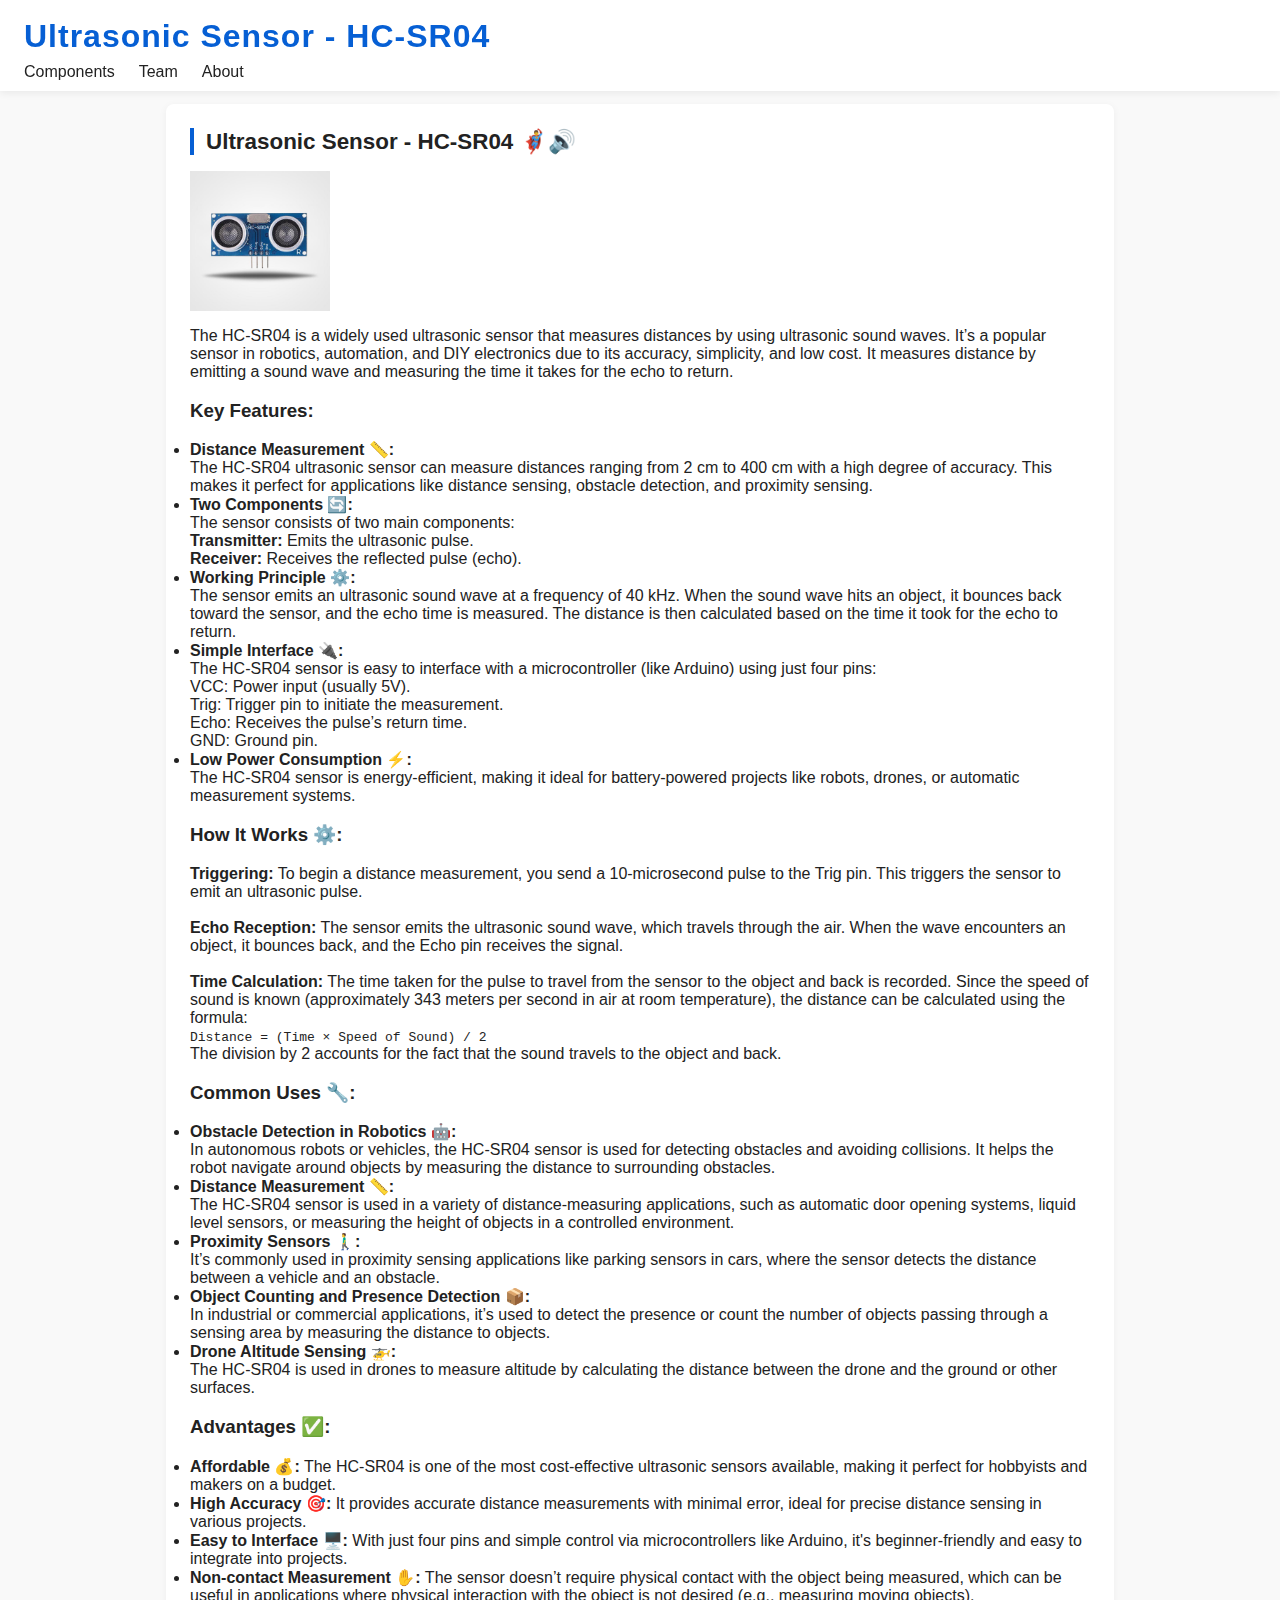
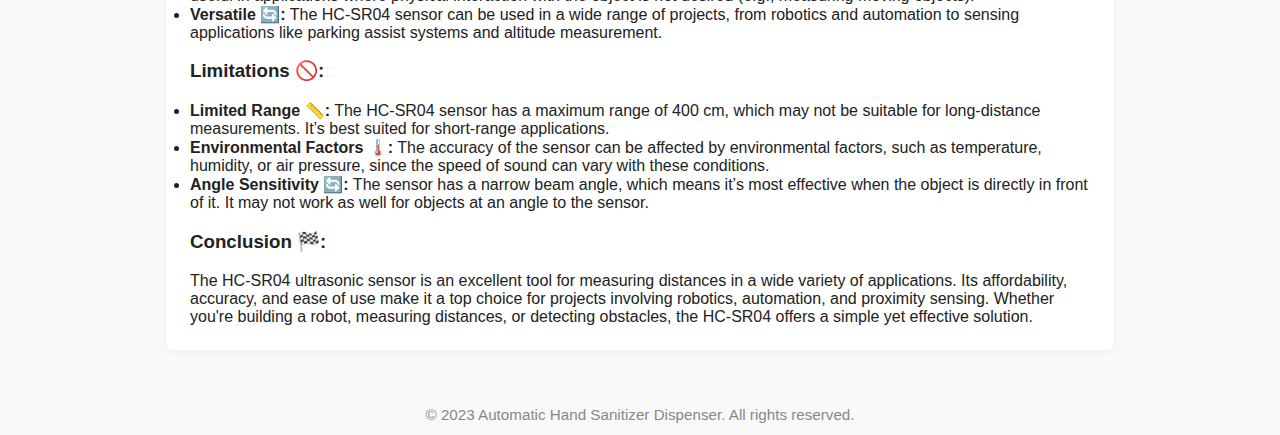
<file: components/uv_sensor.html>
<!DOCTYPE html>
<html lang="en">
<head>
    <meta charset="UTF-8">
    <meta name="viewport" content="width=device-width, initial-scale=1.0">
    <title>Ultrasonic Sensor HC-SR04 - Components</title>
    <link rel="stylesheet" href="../css/styles.css">
</head>
<body>
    <header>
        <h1>Ultrasonic Sensor - HC-SR04</h1>
        <nav>
            <ul>
                <li><a href="../index.html#components">Components</a></li>
                <li><a href="../index.html#team-members">Team</a></li>
                <li><a href="../index.html#project-overview">About</a></li>
            </ul>
        </nav>
    </header>
    <main>
        <section>
            <h2>Ultrasonic Sensor - HC-SR04 🦸‍♂️🔊</h2>
            <img src="../assets/uv_sensor.jpg" alt="Ultrasonic Sensor HC-SR04" style="width:140px;height:auto;display:block;margin:16px 0;">
            <p>
                The HC-SR04 is a widely used ultrasonic sensor that measures distances by using ultrasonic sound waves. It’s a popular sensor in robotics, automation, and DIY electronics due to its accuracy, simplicity, and low cost. It measures distance by emitting a sound wave and measuring the time it takes for the echo to return.
            </p>
            <h3>Key Features:</h3>
            <ul>
                <li>
                    <strong>Distance Measurement 📏:</strong><br>
                    The HC-SR04 ultrasonic sensor can measure distances ranging from 2 cm to 400 cm with a high degree of accuracy. This makes it perfect for applications like distance sensing, obstacle detection, and proximity sensing.
                </li>
                <li>
                    <strong>Two Components 🔄:</strong><br>
                    The sensor consists of two main components:<br>
                    <strong>Transmitter:</strong> Emits the ultrasonic pulse.<br>
                    <strong>Receiver:</strong> Receives the reflected pulse (echo).
                </li>
                <li>
                    <strong>Working Principle ⚙️:</strong><br>
                    The sensor emits an ultrasonic sound wave at a frequency of 40 kHz. When the sound wave hits an object, it bounces back toward the sensor, and the echo time is measured. The distance is then calculated based on the time it took for the echo to return.
                </li>
                <li>
                    <strong>Simple Interface 🔌:</strong><br>
                    The HC-SR04 sensor is easy to interface with a microcontroller (like Arduino) using just four pins:<br>
                    VCC: Power input (usually 5V).<br>
                    Trig: Trigger pin to initiate the measurement.<br>
                    Echo: Receives the pulse’s return time.<br>
                    GND: Ground pin.
                </li>
                <li>
                    <strong>Low Power Consumption ⚡:</strong><br>
                    The HC-SR04 sensor is energy-efficient, making it ideal for battery-powered projects like robots, drones, or automatic measurement systems.
                </li>
            </ul>
            <h3>How It Works ⚙️:</h3>
            <p>
                <strong>Triggering:</strong> To begin a distance measurement, you send a 10-microsecond pulse to the Trig pin. This triggers the sensor to emit an ultrasonic pulse.<br><br>
                <strong>Echo Reception:</strong> The sensor emits the ultrasonic sound wave, which travels through the air. When the wave encounters an object, it bounces back, and the Echo pin receives the signal.<br><br>
                <strong>Time Calculation:</strong> The time taken for the pulse to travel from the sensor to the object and back is recorded. Since the speed of sound is known (approximately 343 meters per second in air at room temperature), the distance can be calculated using the formula:<br>
                <code>Distance = (Time × Speed of Sound) / 2</code><br>
                The division by 2 accounts for the fact that the sound travels to the object and back.
            </p>
            <h3>Common Uses 🔧:</h3>
            <ul>
                <li>
                    <strong>Obstacle Detection in Robotics 🤖:</strong><br>
                    In autonomous robots or vehicles, the HC-SR04 sensor is used for detecting obstacles and avoiding collisions. It helps the robot navigate around objects by measuring the distance to surrounding obstacles.
                </li>
                <li>
                    <strong>Distance Measurement 📏:</strong><br>
                    The HC-SR04 sensor is used in a variety of distance-measuring applications, such as automatic door opening systems, liquid level sensors, or measuring the height of objects in a controlled environment.
                </li>
                <li>
                    <strong>Proximity Sensors 🚶‍♂️:</strong><br>
                    It’s commonly used in proximity sensing applications like parking sensors in cars, where the sensor detects the distance between a vehicle and an obstacle.
                </li>
                <li>
                    <strong>Object Counting and Presence Detection 📦:</strong><br>
                    In industrial or commercial applications, it’s used to detect the presence or count the number of objects passing through a sensing area by measuring the distance to objects.
                </li>
                <li>
                    <strong>Drone Altitude Sensing 🚁:</strong><br>
                    The HC-SR04 is used in drones to measure altitude by calculating the distance between the drone and the ground or other surfaces.
                </li>
            </ul>
            <h3>Advantages ✅:</h3>
            <ul>
                <li>
                    <strong>Affordable 💰:</strong> The HC-SR04 is one of the most cost-effective ultrasonic sensors available, making it perfect for hobbyists and makers on a budget.
                </li>
                <li>
                    <strong>High Accuracy 🎯:</strong> It provides accurate distance measurements with minimal error, ideal for precise distance sensing in various projects.
                </li>
                <li>
                    <strong>Easy to Interface 🖥️:</strong> With just four pins and simple control via microcontrollers like Arduino, it's beginner-friendly and easy to integrate into projects.
                </li>
                <li>
                    <strong>Non-contact Measurement ✋:</strong> The sensor doesn’t require physical contact with the object being measured, which can be useful in applications where physical interaction with the object is not desired (e.g., measuring moving objects).
                </li>
                <li>
                    <strong>Versatile 🔄:</strong> The HC-SR04 sensor can be used in a wide range of projects, from robotics and automation to sensing applications like parking assist systems and altitude measurement.
                </li>
            </ul>
            <h3>Limitations 🚫:</h3>
            <ul>
                <li>
                    <strong>Limited Range 📏:</strong> The HC-SR04 sensor has a maximum range of 400 cm, which may not be suitable for long-distance measurements. It’s best suited for short-range applications.
                </li>
                <li>
                    <strong>Environmental Factors 🌡️:</strong> The accuracy of the sensor can be affected by environmental factors, such as temperature, humidity, or air pressure, since the speed of sound can vary with these conditions.
                </li>
                <li>
                    <strong>Angle Sensitivity 🔄:</strong> The sensor has a narrow beam angle, which means it’s most effective when the object is directly in front of it. It may not work as well for objects at an angle to the sensor.
                </li>
            </ul>
            <h3>Conclusion 🏁:</h3>
            <p>
                The HC-SR04 ultrasonic sensor is an excellent tool for measuring distances in a wide variety of applications. Its affordability, accuracy, and ease of use make it a top choice for projects involving robotics, automation, and proximity sensing. Whether you're building a robot, measuring distances, or detecting obstacles, the HC-SR04 offers a simple yet effective solution.
            </p>
        </section>
    </main>
    <footer>
        <p>&copy; 2023 Automatic Hand Sanitizer Dispenser. All rights reserved.</p>
    </footer>
</body>
</html>
</file>
<file: css/styles.css>
/* Reset and base styles */
body, h1, h2, ul, li, p {
    margin: 0;
    padding: 0;
    box-sizing: border-box;
}

body {
    font-family: Arial, sans-serif;
    background: #f9f9f9;
    color: #222;
    margin: 0;
    padding-top: 80px; /* space for fixed header */
}

/* Fixed top banner */
header {
    position: fixed;
    top: 0;
    left: 0;
    width: 100%;
    background: #fff;
    z-index: 1000;
    box-shadow: 0 2px 8px rgba(0,0,0,0.07);
    padding-bottom: 10px;
}

header h1 {
    color: #065fd4;
    font-size: 2rem;
    padding: 18px 24px 0 24px;
    font-weight: bold;
    letter-spacing: 1px;
}

/* Navigation styles */
nav ul {
    display: flex;
    list-style: none;
    padding: 0 24px;
    margin-top: 8px;
}

nav ul li {
    margin-right: 24px;
}

nav ul li a {
    text-decoration: none;
    color: #222;
    font-weight: 500;
    font-size: 1rem;
    transition: color 0.2s;
}

nav ul li a:hover {
    color: #065fd4;
    border-bottom: 2px solid #065fd4;
}

/* Menu button styles */
.menu-btn {
    position: absolute;
    top: 18px;
    right: 24px;
    background: none;
    border: none;
    font-size: 2rem;
    color: #065fd4;
    cursor: pointer;
    display: none; /* Hide on desktop, show on mobile */
    z-index: 1100;
}

@media (max-width: 700px) {
    nav ul {
        display: none;
    }
    .menu-btn {
        display: block;
    }
}

/* Section styles */
section {
    background: #fff;
    margin: 24px auto;
    padding: 24px;
    border-radius: 8px;
    max-width: 900px;
    box-shadow: 0 2px 8px rgba(0,0,0,0.05);
}

h2 {
    color: #222;
    margin-bottom: 16px;
    font-size: 1.4rem;
    border-left: 4px solid #065fd4;
    padding-left: 12px;
}

.video-container {
    display: flex;
    justify-content: center;
    margin-bottom: 16px;
}

iframe {
    border-radius: 8px;
    box-shadow: 0 2px 8px rgba(0,0,0,0.08);
}

/* Components section */
.components-list {
    display: flex;
    flex-wrap: wrap;
    gap: 20px;
    margin-bottom: 16px;
}
.component-item {
    background: #f1f3f4;
    border-radius: 6px;
    padding: 16px;
    flex: 1 1 250px;
    min-width: 220px;
    box-shadow: 0 1px 4px rgba(0,0,0,0.04);
}
.component-item strong {
    color: #065fd4;
    font-size: 1.1em;
}

/* Components gallery */
.components-gallery {
    display: flex;
    flex-wrap: wrap;
    gap: 24px;
    justify-content: center;
    margin-bottom: 16px;
}
.component-card {
    display: flex;
    flex-direction: column;
    align-items: center;
    width: 160px;
    background: #f1f3f4;
    border-radius: 8px;
    text-decoration: none;
    color: #222;
    box-shadow: 0 1px 4px rgba(0,0,0,0.06);
    transition: box-shadow 0.2s, transform 0.2s;
    padding: 16px 8px;
}
.component-card:hover {
    box-shadow: 0 4px 16px rgba(6,95,212,0.15);
    transform: translateY(-4px) scale(1.03);
}
.component-card img {
    width: 70px;      /* Decreased from 100px */
    height: 70px;     /* Decreased from 100px */
    object-fit: cover;
    border-radius: 6px;
    margin-bottom: 10px;
    background: #fff;
    border: 1px solid #e0e0e0;
}
.component-card p {
    text-align: center;
    font-size: 1rem;
    font-weight: 500;
    margin: 0;
}

/* Components button */
.button {
    display: inline-block;
    margin-top: 12px;
    padding: 10px 20px;
    background: #065fd4;
    color: #fff;
    border-radius: 4px;
    text-decoration: none;
    font-weight: 600;
    transition: background 0.2s;
}

.button:hover {
    background: #003e8a;
}

/* Team section */
.team-list {
    display: flex;
    flex-wrap: wrap;
    gap: 24px;
    justify-content: center;
}
.team-member {
    display: flex;
    flex-direction: column;
    align-items: center;
    margin: 0 24px;
    text-align: center;
}
.team-member img {
    width: 120px;
    height: 160px;
    border-radius: 10px;
    object-fit: cover;
    box-shadow: 0 2px 8px rgba(0,0,0,0.10);
    margin-bottom: 8px;
}

#team-members {
    display: flex;
    flex-direction: column;
    align-items: flex-start;
    margin-top: 32px;
    text-align: left;
}

#team-members h2 {
    text-align: left;
    margin-left: 0;
}

.team-members-list {
    display: flex;
    flex-direction: row;
    justify-content: flex-start;
    gap: 32px;
    width: 100%;
}

footer {
    text-align: center;
    color: #888;
    padding: 24px 0 12px 0;
    font-size: 0.95rem;
    background: none;
    margin-top: 32px;
}
</file>
